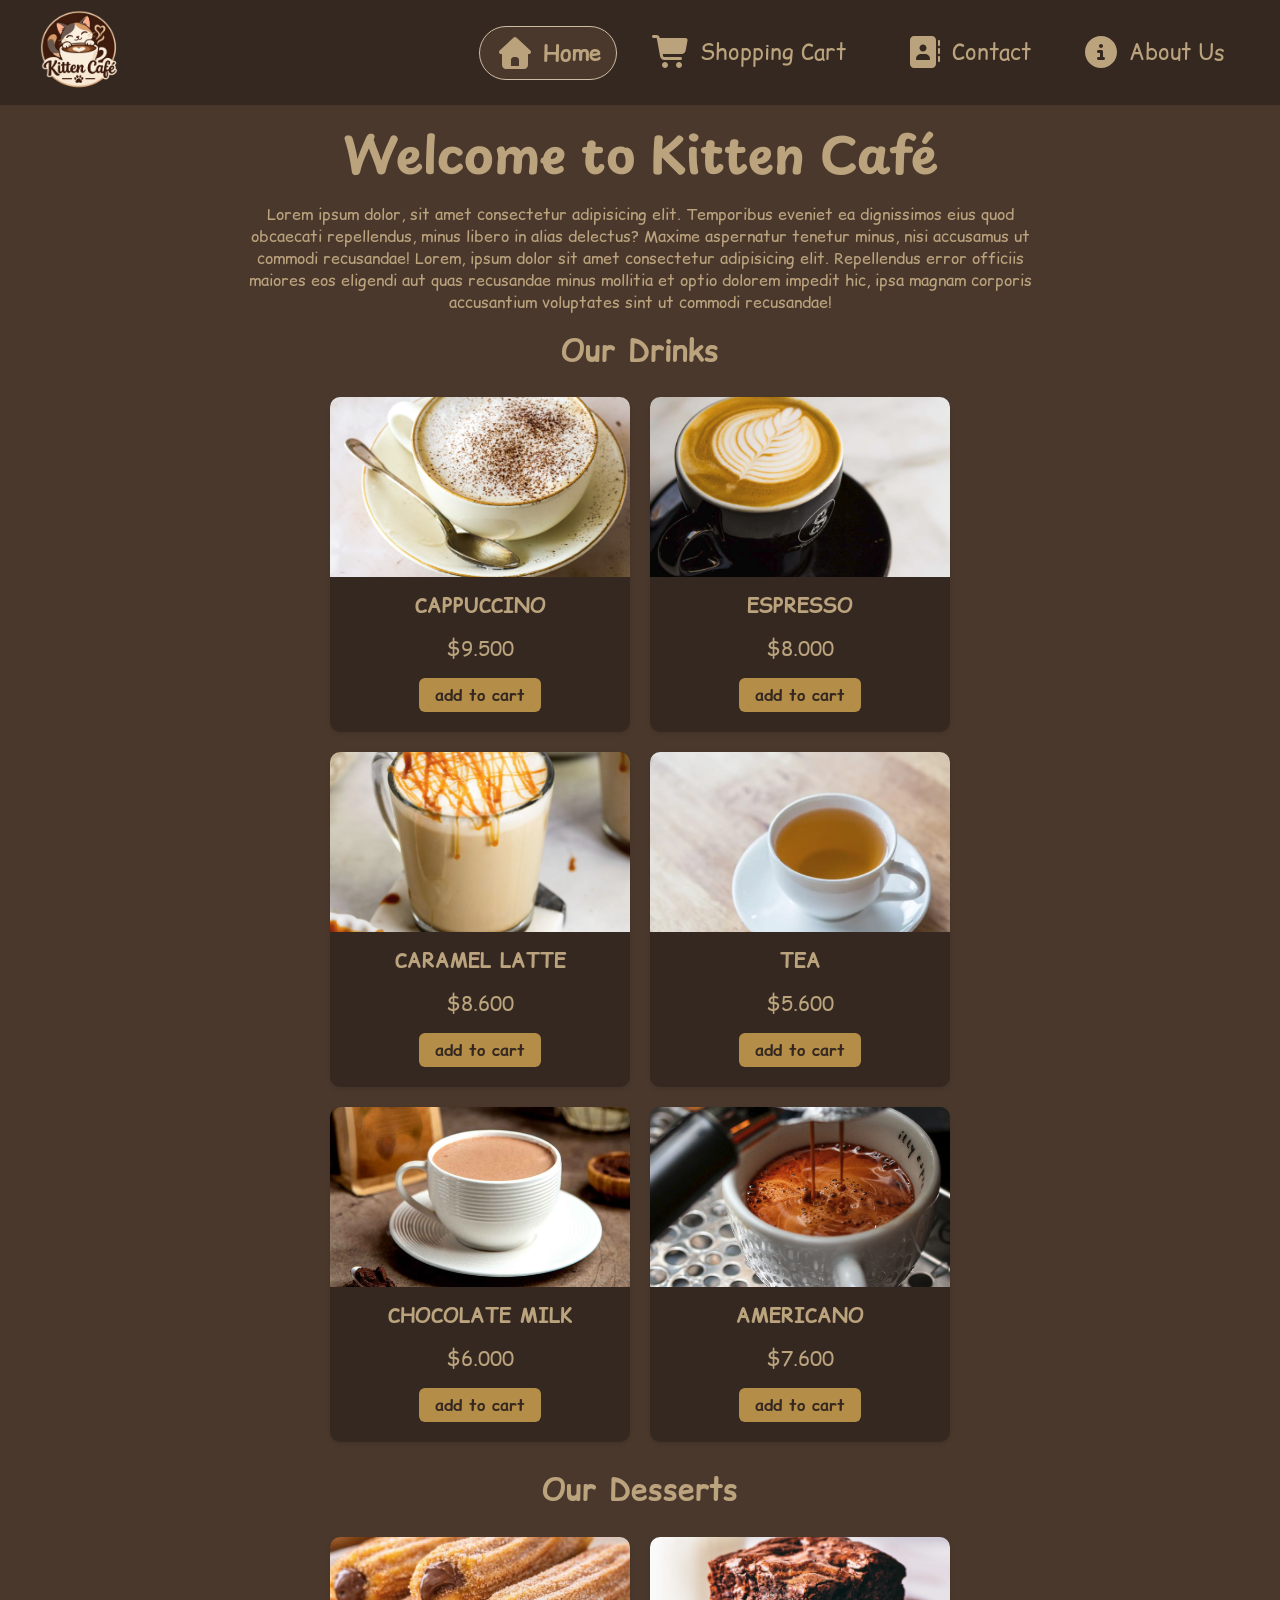
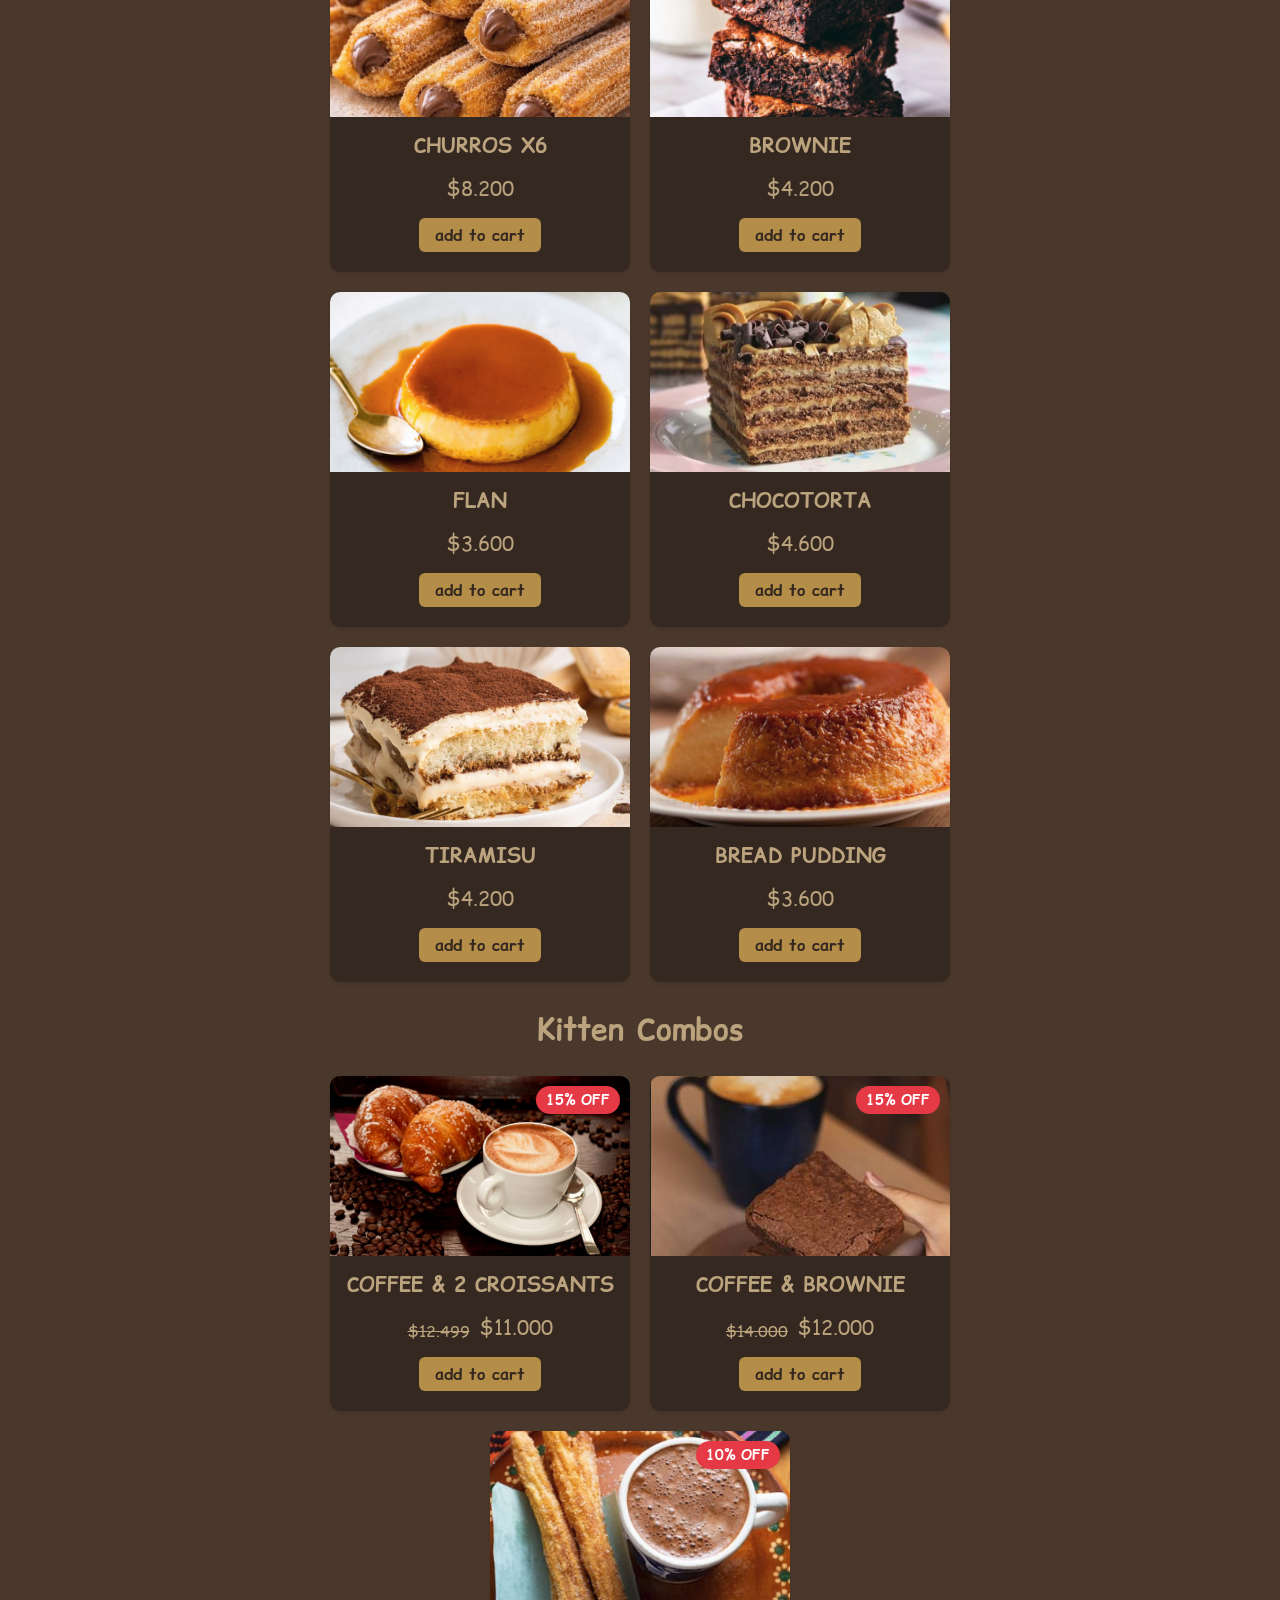
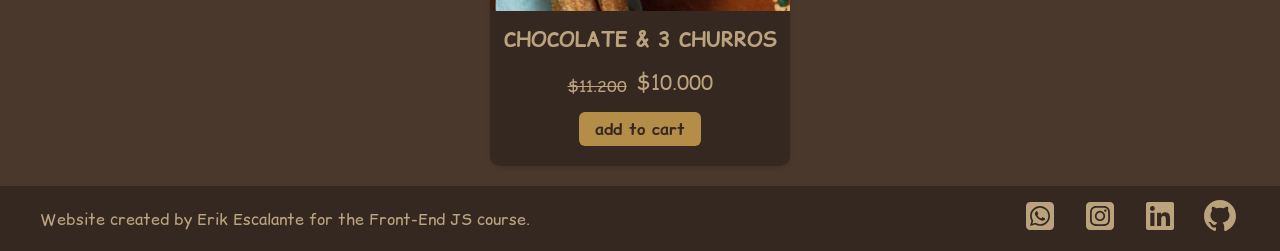
<file: index.html>
<!DOCTYPE html>
<html lang="en">
<head>
    <meta charset="UTF-8">
    <meta name="viewport" content="width=device-width, initial-scale=1.0">

    <link rel="icon" type="image/png" href="./img/kitten-cafe-tab.png">

    <link rel="stylesheet" href="./css/styles.css">
    <title>Kitten Café • Home Page</title>
</head>
<body>
    <header id="header-home">
        <div class="div-logo">
            <a href="./index.html">
                <img class="logo" src="./img/kitten-cafe-logo.png" alt="Logo Kitten Café">
            </a>
        </div>
        <nav class="header-nav">
            <ul class="header-list">
                <li>
                    <a href="./index.html" class="active">
                        <img class="nav-img" src="./img/home.svg" alt="home page link">
                        Home
                    </a>
                </li>
                <li>
                    <a href="./pages/shopping-cart.html" class= "nav-cart-link">
                        <img class="nav-img" src="./img/cart-shopping.svg" alt="shopping cart page link">
                        Shopping Cart
                        <span class="cart-counter" id="cart-counter"></span>
                    </a>
                </li>
                <li>
                    <a href="./pages/contact.html">
                        <img class="nav-img" src="./img/contact.svg" alt="contact page link">
                        Contact
                    </a>
                </li>
                <li>
                    <a href="./pages/about.html">
                        <img class="nav-img" src="./img/about.svg" alt="about page link">
                        About Us
                    </a>
                </li>
            </ul>
        </nav>
    </header>
    <main>
        <div class="welcome">
            <h1>Welcome to Kitten Café</h1>
            <p>Lorem ipsum dolor, sit amet consectetur adipisicing elit. Temporibus eveniet ea dignissimos eius quod obcaecati repellendus, minus libero in alias delectus? Maxime aspernatur tenetur minus, nisi accusamus ut commodi recusandae! Lorem, ipsum dolor sit amet consectetur adipisicing elit. Repellendus error officiis maiores eos eligendi aut quas recusandae minus mollitia et optio dolorem impedit hic, ipsa magnam corporis accusantium voluptates sint ut commodi recusandae!</p>
        </div>
        <div id="main-grid-index"></div>
    </main>
    <footer id="footer-home">
    </footer>
    <script src="./js/index.js" type="module"></script>
</body>
</html>
</file>
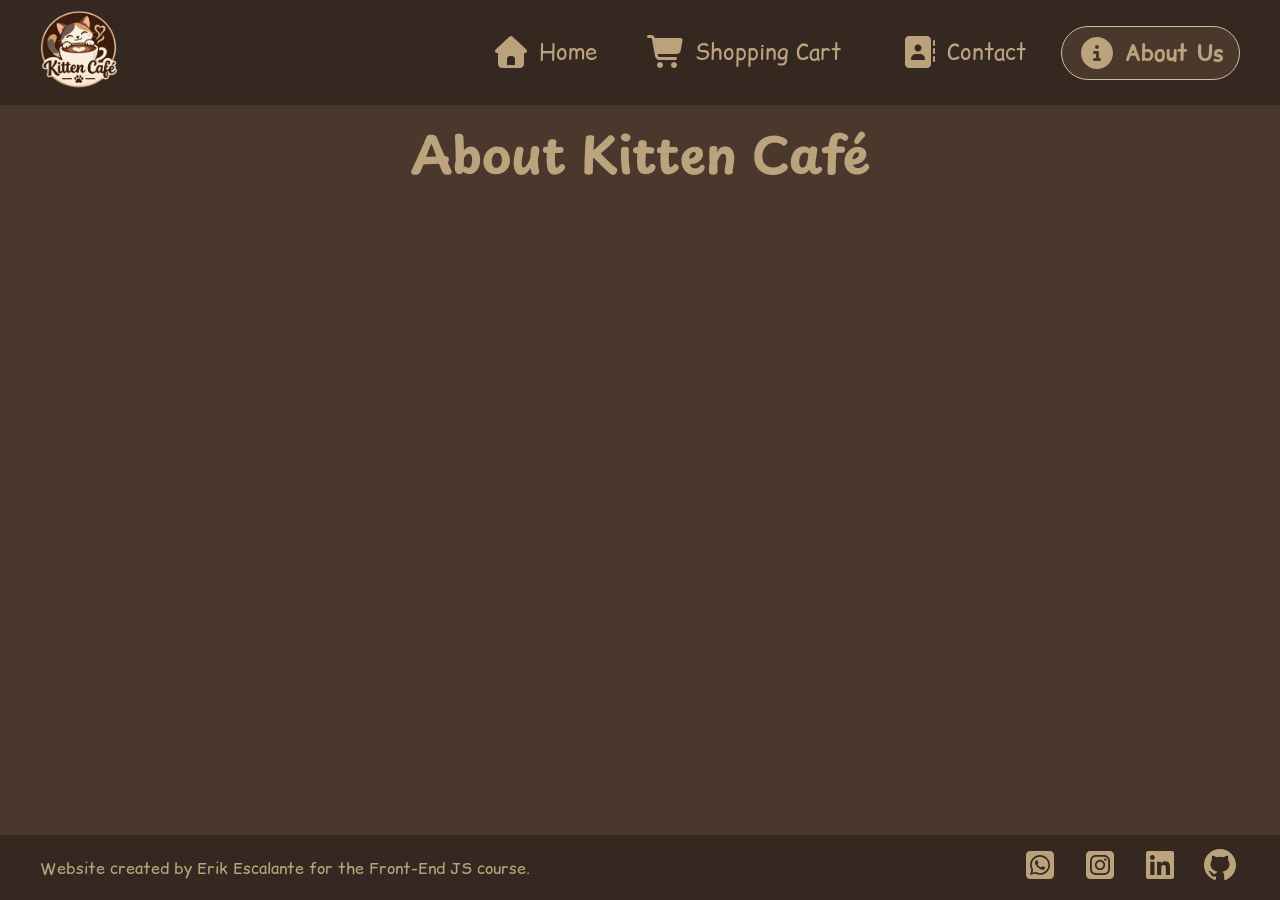
<file: pages/about.html>
<!DOCTYPE html>
    <html lang="en">
    <head>
        <meta charset="UTF-8">
        <meta name="viewport" content="width=device-width, initial-scale=1.0">

        <link rel="preconnect" href="https://fonts.googleapis.com">
        <link rel="preconnect" href="https://fonts.gstatic.com" crossorigin>
        <link href="https://fonts.googleapis.com/css2?family=Playpen+Sans:wght@100..800&display=swap" rel="stylesheet">
        <link href="https://fonts.googleapis.com/css2?family=Comic+Relief:wght@400;700&display=swap" rel="stylesheet">
        <link rel="icon" type="image/png" href="../img/kitten-cafe-tab.png">

        <link rel="stylesheet" href="../css/styles.css">
        <title>Kitten Café • About Us</title>
    </head>
    <body>
        <header>
            <div class="div-logo">
                <a href="../index.html">
                    <img class="logo" src="../img/kitten-cafe-logo.png" alt="Logo Kitten Café">
                </a>
            </div>
            <nav class="header-nav">
                <ul class="header-list">
                    <li>
                        <a href="../index.html">
                            <img class="nav-img" src="../img/home.svg" alt="home page link">
                            Home
                        </a>
                    </li>
                    <li>
                        <a href="./shopping-cart.html">
                            <img class="nav-img" src="../img/cart-shopping.svg" alt="shopping cart page link">
                            Shopping Cart
                            <span id="cart-counter"></span>
                        </a>
                    </li>
                    <li>
                        <a href="./contact.html">
                            <img class="nav-img" src="../img/contact.svg" alt="contact page link">
                            Contact
                        </a>
                    </li>
                    <li>
                        <a href="./about.html" class="active">
                            <img class="nav-img" src="../img/about.svg" alt="about page link">
                            About Us
                        </a>
                    </li>
                </ul>
            </nav>
        </header>
        <main>
            <h1>About Kitten Café</h1>
        </main>
        <footer id="footer-about">
        </footer>
        <script src="../js/about.js" type="module"></script>
    </body>
</html>
</file>
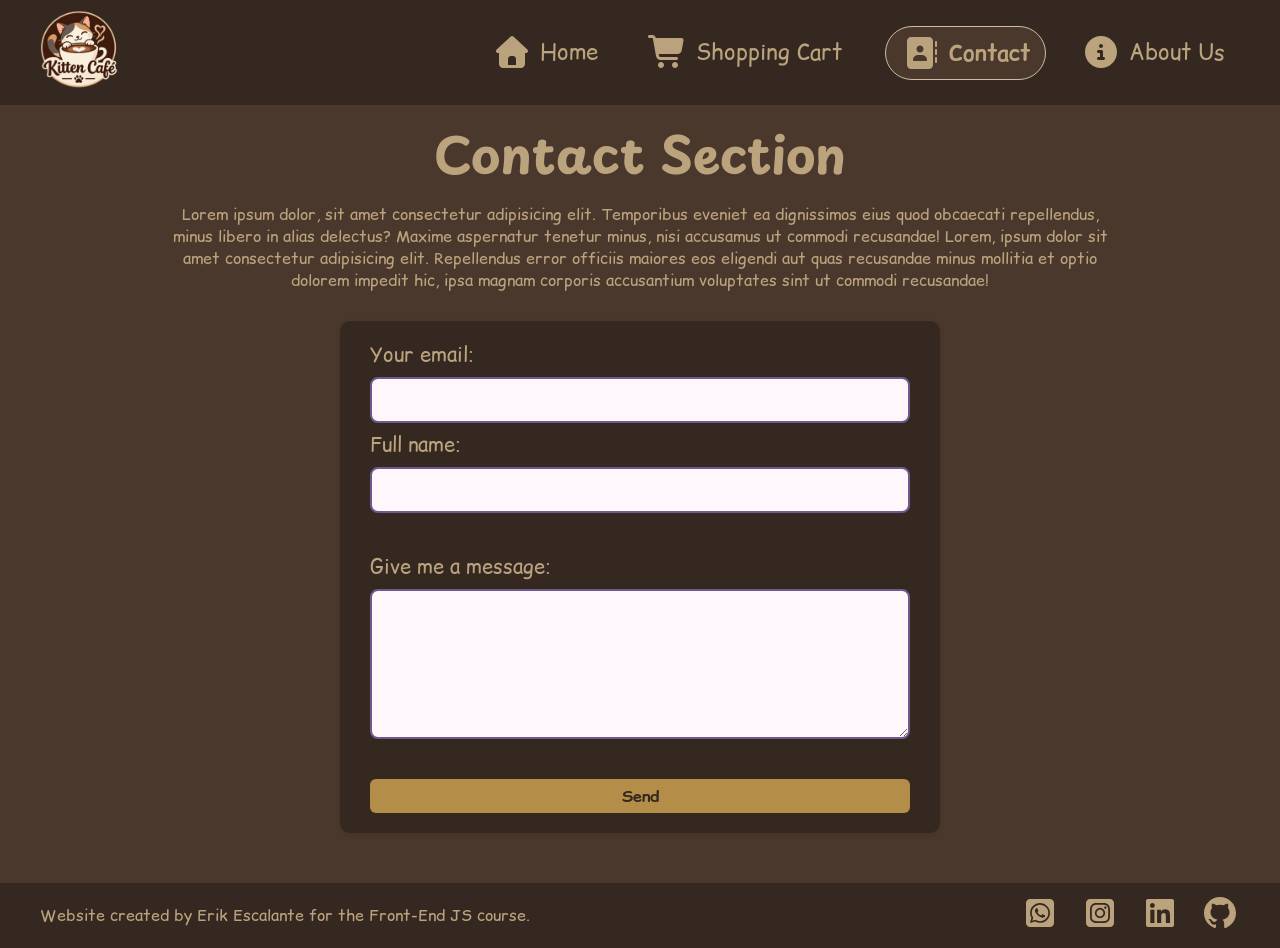
<file: pages/contact.html>
<!DOCTYPE html>
<html lang="en">
<head>
    <meta charset="UTF-8">
    <meta name="viewport" content="width=device-width, initial-scale=1.0">
    
    <link rel="preconnect" href="https://fonts.googleapis.com">
    <link rel="preconnect" href="https://fonts.gstatic.com" crossorigin>
    <link href="https://fonts.googleapis.com/css2?family=Playpen+Sans:wght@100..800&display=swap" rel="stylesheet">
    <link href="https://fonts.googleapis.com/css2?family=Comic+Relief:wght@400;700&display=swap" rel="stylesheet">
    <link rel="icon" type="image/png" href="../img/kitten-cafe-tab.png">

    <link rel="stylesheet" href="../css/styles.css">
    <title>Kitten Café • Contact</title>
</head>
<body>
    <header>
        <div class="div-logo">
            <a href="../index.html">
                <img class="logo" src="../img/kitten-cafe-logo.png" alt="Logo Kitten Café">
            </a>
        </div>
        <nav class="header-nav">
            <ul class="header-list">
                <li>
                    <a href="../index.html">
                        <img class="nav-img" src="../img/home.svg" alt="home page link">
                        Home
                    </a>
                </li>
                <li>
                    <a href="./shopping-cart.html">
                        <img class="nav-img" src="../img/cart-shopping.svg" alt="shopping cart page link">
                        Shopping Cart
                        <span id="cart-counter"></span>
                    </a>
                </li>
                <li>
                    <a href="./contact.html" class="active">
                        <img class="nav-img" src="../img/contact.svg" alt="contact page link">
                        Contact
                    </a>
                </li>
                <li>
                    <a href="./about.html">
                        <img class="nav-img" src="../img/about.svg" alt="about page link">
                        About Us
                    </a>
                </li>
            </ul>
        </nav>
    </header>
    <main>
        <div class="contact">
            <h1>Contact Section</h1>
            <p>Lorem ipsum dolor, sit amet consectetur adipisicing elit. Temporibus eveniet ea dignissimos eius quod obcaecati repellendus, minus libero in alias delectus? Maxime aspernatur tenetur minus, nisi accusamus ut commodi recusandae! Lorem, ipsum dolor sit amet consectetur adipisicing elit. Repellendus error officiis maiores eos eligendi aut quas recusandae minus mollitia et optio dolorem impedit hic, ipsa magnam corporis accusantium voluptates sint ut commodi recusandae!</p>
        </div>
        <form class="contact-form" action="https://formspree.io/f/xoejnzle" method="post">
            <div class="input-group">
                <label for="email"> Your email: </label>
                <input id="email" type="email" name="email" required autocomplete="off">
                <label for="fullname"> Full name: </label>
                <input id="fullname" type="text" name="fullname" required autocomplete="off">
            </div>  
            <div class="input-group">
                <label for="message"> Give me a message: </label>
                <textarea id="message" name="message" required></textarea>
            </div>
            <button class="btn" type="submit">Send</button>
        </form>
    </main>
    <footer id="footer-contact">
    </footer>
    <script src="../js/contact.js" type="module"></script>
</body>
</html>
</file>
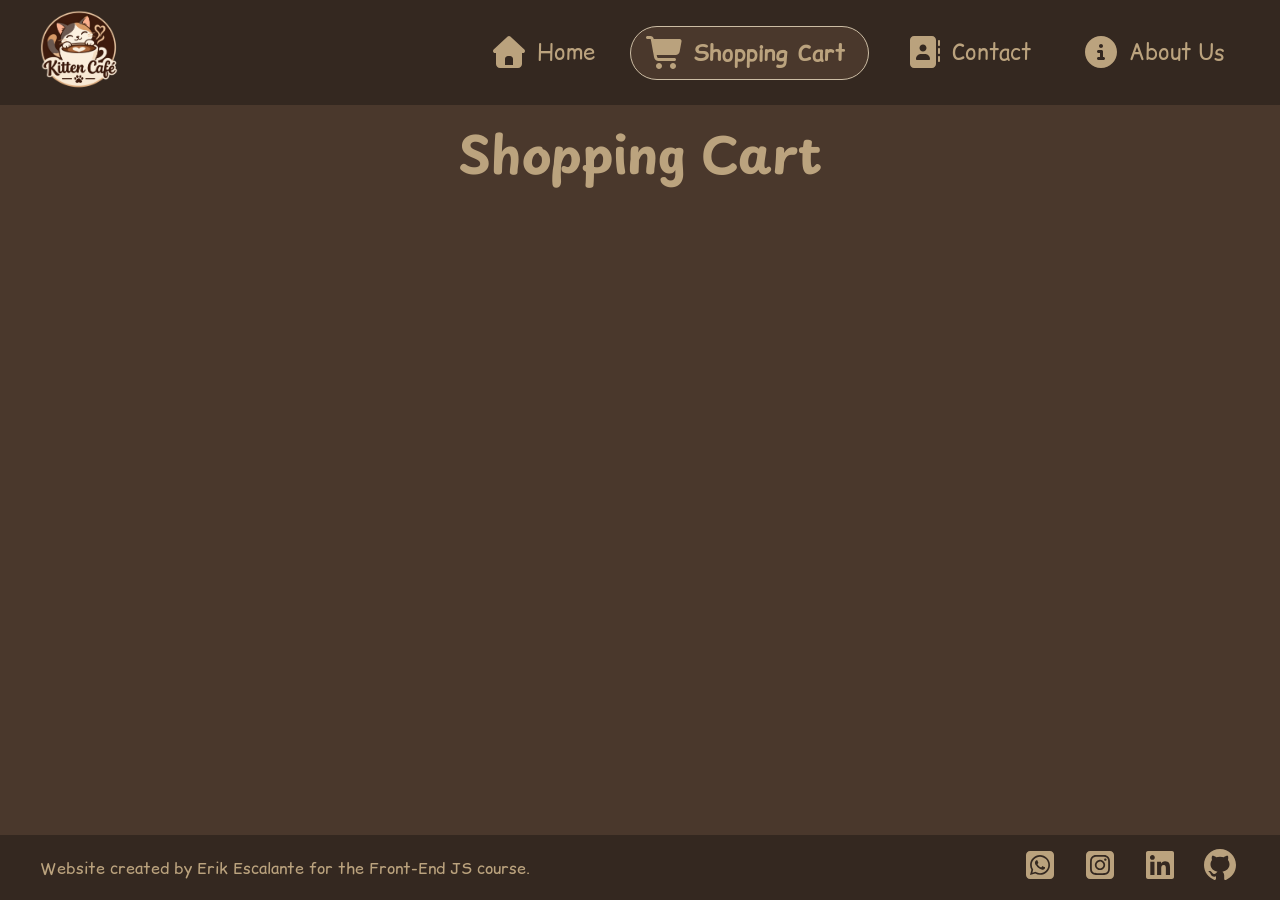
<file: pages/shopping-cart.html>
<!DOCTYPE html>
    <html lang="en">
    <head>
        <meta charset="UTF-8">
        <meta name="viewport" content="width=device-width, initial-scale=1.0">

        <link rel="icon" type="image/png" href="../img/kitten-cafe-tab.png">

        <link rel="stylesheet" href="../css/styles.css">
        <title>Kitten Café • Shopping Cart</title>
    </head>
    <body>
        <header>
            <div class="div-logo">
                <a href="../index.html">
                    <img class="logo" src="../img/kitten-cafe-logo.png" alt="Logo Kitten Café">
                </a>
            </div>
            <nav class="header-nav">
                <ul class="header-list">
                    <li>
                        <a href="../index.html">
                            <img class="nav-img" src="../img/home.svg" alt="home page link">
                            Home
                        </a>
                    </li>
                    <li>
                        <a href="./shopping-cart.html" class="active">
                            <img class="nav-img" src="../img/cart-shopping.svg" alt="shopping cart page link">
                            Shopping Cart
                            <span id="cart-counter"></span>
                        </a>
                    </li>
                    <li>
                        <a href="./contact.html">
                            <img class="nav-img" src="../img/contact.svg" alt="contact page link">
                            Contact
                        </a>
                    </li>
                    <li>
                        <a href="./about.html">
                            <img class="nav-img" src="../img/about.svg" alt="about page link">
                            About Us
                        </a>
                    </li>
                </ul>
            </nav>
        </header>
        <main>
            <h1>Shopping Cart</h1>
        </main>
        <footer id="footer-shopping-cart">
        </footer>
        <script src="../js/shopping-cart.js" type="module"></script>
    </body>
</html>
</file>
<file: css/styles.css>
/* -------------------------------------------------------------------------*/
/*                                  General                                 */
/* -------------------------------------------------------------------------*/

/* ------------------------- DECLARACIÓN DE FUENTES ------------------------- */

@font-face {
    font-family: 'Playpen Sans';
    src: url('../fonts/PlaypenSans-VariableFont_wght.ttf') format('truetype');
    font-weight: 100 800;
    font-style: normal;
    font-display: swap;
}

@font-face {
    font-family: 'Comic Relief';
    src: url('../fonts/ComicRelief-Regular.ttf') format('truetype');
    font-weight: 400;
    font-style: normal;
    font-display: swap;
}

@font-face {
    font-family: 'Comic Relief';
    src: url('../fonts/ComicRelief-Bold.ttf') format('truetype');
    font-weight: 700;
    font-style: normal;
    font-display: swap;
}

* {
    margin: 0;
    padding: 0;
    box-sizing: border-box;
}

::selection {
  background-color: #bba37e;
  color: #fff8f0;
}

html {
    font-size: 62.5%;
}

body {
    font-family: "Comic Relief" ,sans-serif;
    font-size: 1.6rem;
    background-color: #4A382C;
    color: #bba37e;

    display: flex;
    flex-direction: column;
    min-height: 100vh;
}

main {
    width: 90%;
    max-width: 200rem;
    margin: 0 auto;
    padding-bottom: 2rem;
    flex: 1;

    display: flex;
    flex-direction: column;
    align-items: center;
}

h1 {
    font-family: "Playpen Sans";
    font-size: 5rem;
    line-height: 1.15;
    margin: 2rem 0;
}

h2 {
    font-size: 3rem;
    line-height: 1.15;
    margin: 2rem 0;
    align-self: flex-start;
}

/* ----------------------------- HEADER Y FOOTER ---------------------------- */

header, footer {
    background: #342820;
    color: inherit;
    width: 100%;
    padding: 1rem 4rem;
    height: auto;

    display: flex;
    justify-content: space-between;
    align-items: center ;
    flex-wrap: wrap;
    
}

footer {
    font-size: 1.6rem;
}

.logo {
    width: 8rem;
    height: 8rem;
}

.header-nav a {
    font-size: 2.2rem;
    text-decoration: none;
    color: inherit;

    display: inline-flex;
    align-items: center;
    gap: 0.8rem;
    
    padding: 0.6rem 1.5rem;
}

.nav-img, .footer-icon {
    width: 4rem;
    height: 4rem;
}

.header-list, .footer-list{
    list-style: none;
    display: flex;
    flex-wrap: wrap;
    gap: 2rem;
}

/* -------------------------------------------------------------------------*/
/*                                  HOME                                    */
/* -------------------------------------------------------------------------*/

#main-grid-index {
    width: 100%;
    max-width: 94rem;
    display: flex;
    flex-direction: column;
    align-items: center;
    gap: 1rem;
    text-align: center;
}

.products {
    width: 100%;
    display: flex;
    justify-content: center;
    gap: 2rem;
    flex-wrap: wrap;
}

.welcome, .contact{
    display: flex;
    flex-direction: column;
    width: 100%; 
    max-width: 94rem;
    text-align: center;
}

.main-paragraph {
    font-size: 2rem;
}

h2 {
    text-align: left;
}

/* -------------------------- TARJETAS DE PRODUCTOS ------------------------- */
.card {
    width: 30rem;
    background: #342820;
    border: 0px solid;
    border-radius: 1rem;
    overflow: hidden;

    display: flex;
    flex-direction: column;
    align-items: center;
    text-align: center;
    gap: 1rem;
    padding-bottom: 2rem;

    box-shadow: 0 2px 4px rgba(0, 0, 0, 0.1);
    transition: transform 0.3s ease, box-shadow 0.3s ease;
}

.card > img {
    width: 100%;
    height: 18rem;
    object-fit: cover;
}

.btn{
    border: none;
    padding: 0.6rem 1.6rem;
    background: #b48d49;
    border-radius: 0.6rem;
    color: #342820;

    font-size: 1.6rem;
    font-weight: bold;
    font-family: inherit;
    
    cursor: pointer;
    margin-top: auto;
}

.card:hover{
  transform: translateY(-7px);
  box-shadow: 0 8px 16px rgba(0, 0, 0, 0.2);
  border: 2px;
  border-color: #bba37e;
}

.card h3, .product-price{
    font-size: 2rem;
    margin: 0.5rem 0;
}

.product-price {
    margin-top: auto;
}

.logo:hover,  
.header-list li:hover, 
.btn:hover { 
    transform: scale(1.05); 
    transition: 0.3s; 
}

.btn:active {
    transform: scale(1);
    background-color: #fff8f0;
    color: #bba37e;
    transition: none;  /*Cambio de color del botón sin transición (me gusta más así, je)*/
}

.footer-icon:hover {
    transform: scale(1.15); 
    transition: 0.3s; 
}

.header-nav a.active {
    background-color: #4A382C;
    border-radius: 3rem;
    border: 0.1px solid #ccbda4;
    font-weight: bold;
}

/* ------------------------------- PROMOCIONES ------------------------------ */

.combo-card {
    position: relative;
}

/* Etiqueta flotante de descuento */
.badge {
    position: absolute;
    top: 1rem;
    right: 1rem;
    background-color: #e63946;
    color: #ffffff;
    font-size: 1.4rem;
    font-weight: bold;
    padding: 0.4rem 1rem;
    border-radius: 2rem;
}

.price-container {
    display: flex;
    align-items: center;
    gap: 1rem;
    margin-top: auto;
}

.old-price {
    font-size: 1.6rem;
    text-decoration: line-through;
}

/* -------------------------------------------------------------------------- */
/*                                  CONTACTO                                  */
/* -------------------------------------------------------------------------- */

.contact-form {
    width: 100%;
    max-width: 60rem;
    background: #342820;
    border: 0px solid;
    border-radius: 1rem;

    font-size: 2rem;
    display: flex;
    flex-direction: column;
    justify-content: flex-start;
    align-items:stretch;
    gap: 2rem;
    padding: 2rem 3rem;
    margin: 3rem 0;

    box-shadow: 0 2px 4px rgba(0, 0, 0, 0.1);
}

.input-group {
    display: flex;
    flex-direction: column;
    gap: 0.8rem;
    margin-bottom: 2rem;
}

.input-group input,
.input-group textarea {
  min-width: 100%;
  max-width: 100%;
  padding: 1.2rem;
  font-size: 1.6rem;

  color: #2a1e35;
  background-color: #fff7fb;

  border: 2px solid #6e5a8e;
  border-radius: 0.8rem;

  outline: none;
}

.input-group textarea {
  min-height: 15rem;
  max-height: 25rem;
}

.contact {
  width: 100%;
  display: flex;
  flex-direction: column;
  align-items: center;
}
/* -------------------------------------------------------------------------- */
/*                                   CARRITO                                  */
/* -------------------------------------------------------------------------- */



/* -------------------------------------------------------------------------- */
/*                                MEDIA QUERIES                               */
/* -------------------------------------------------------------------------- */

@media (min-width: 140rem) { 
        #main-grid-index, .welcome {
        max-width: 190rem; 
    }
}

@media (max-width: 90rem) {
    h2 {
        align-self: center;
    }
    .products, .welcome {
        max-width: 80rem; 
    }
}

@media (max-width: 650px) {
    .header-nav, .header-list {
        flex-direction: column;
        justify-content: center;
        margin: 0;
    }
}
</file>
